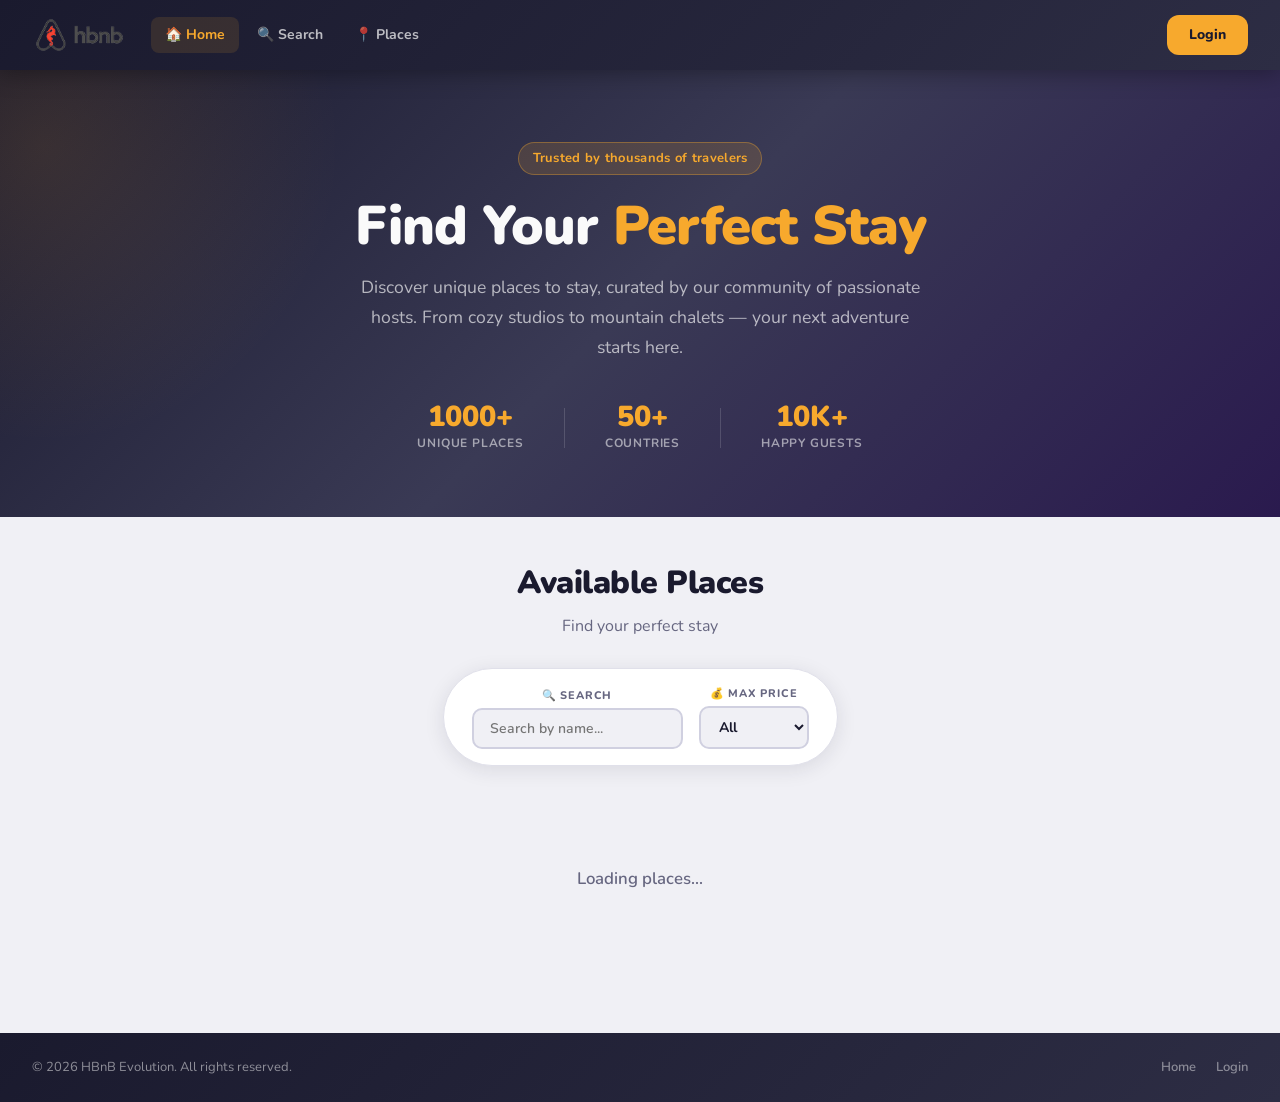
<file: part4/index.html>
<!DOCTYPE html>
<html lang="en">
<head>
    <meta charset="UTF-8">
    <meta name="viewport" content="width=device-width, initial-scale=1.0">
    <title>HBnB - Find Your Perfect Stay</title>
    <meta name="description" content="Discover and book unique places to stay, curated by our community of passionate hosts. Find your perfect stay with HBnB.">
    <link rel="icon" type="image/png" href="images/icon.png">
    <!-- Google font Nunito -->
    <link rel="preconnect" href="https://fonts.googleapis.com">
    <link href="https://fonts.googleapis.com/css2?family=Nunito:wght@400;600;700;800;900&display=swap" rel="stylesheet">
    <link rel="stylesheet" href="styles.css">
</head>
<body>

    <!-- ==================================================
        HEADER - logo + navbar + login/logout button
        Classes obligatoires : .logo  .login-button
    =================================================== -->
    <header>
        <div class="header-inner">
            <a href="index.html" class="header-logo-link">
                <img src="images/logo.png" alt="HBnB Logo" class="logo">
            </a>

            <!-- NAV BAR - liens principaux -->
            <nav class="main-nav" aria-label="Main navigation">
                <a href="index.html" class="nav-link active" aria-current="page">&#127968; Home</a>
                <a href="index.html#search-section" class="nav-link">&#128269; Search</a>
                <a href="index.html#places-list" class="nav-link">&#128205; Places</a>
                <!-- Affiché uniquement quand connecté — géré par scripts.js -->
                <a href="add_place.html" class="nav-link nav-add-place" id="add-place-link" style="display:none">&#43; Add Place</a>
            </nav>

            <!-- Bouton Login / Logout - id="login-link" requis par JS -->
            <nav class="header-auth" aria-label="Authentication">
                <a href="login.html" class="login-button" id="login-link">Login</a>
            </nav>
        </div>
    </header>

    <!-- =====================================================
        HERO - section commerciale avec titre et description
    ====================================================== -->
    <section class="hero" aria-label="Welcome banner">
        <div class="hero-content">
            <span class="hero-badge">Trusted by thousands of travelers</span>
            <h1 class="hero-title">Find Your <span class="hero-accent">Perfect Stay</span></h1>
            <p class="hero-desc">
                Discover unique places to stay, curated by our community of passionate hosts.
                From cozy studios to mountain chalets — your next adventure starts here.
            </p>
            <div class="hero-stats" aria-label="Platform statistics">
                <div class="hero-stat">
                    <strong>1000+</strong>
                    <span>Unique Places</span>
                </div>
                <div class="hero-stat-divider" aria-hidden="true"></div>
                <div class="hero-stat">
                    <strong>50+</strong>
                    <span>Countries</span>
                </div>
                <div class="hero-stat-divider" aria-hidden="true"></div>
                <div class="hero-stat">
                    <strong>10K+</strong>
                    <span>Happy Guests</span>
                </div>
            </div>
        </div>
    </section>

    <!-- ======================================================
        MAIN CONTENT
    ======================================================= -->
    <main>

        <!-- SECTION RECHERCHE & FILTRES -->
        <section id="search-section" class="search-section" aria-label="Search and filters">
            <h2 class="search-title">Available Places</h2>
            <p class="section-subtitle">Find your perfect stay</p>

            <div class="filters-bar">
                <!-- Filtre texte (search par nom) -->
                <div class="filter-group">
                    <label for="search-input" class="filter-label">&#128269; Search</label>
                    <input
                        type="text"
                        id="search-input"
                        class="filter-input"
                        placeholder="Search by name..."
                        aria-label="Search places by name"
                    >
                </div>

                <!-- Filtre prix - options ajoutées par scripts.js -->
                <div class="filter-group" id="filter">
                    <label for="price-filter" class="filter-label">&#128176; Max Price</label>
                    <select id="price-filter" aria-label="Filter by maximum price">
                        <!-- Rempli dynamiquement par JS (All, $10, $50, $100) -->
                    </select>
                </div>
            </div>
        </section>

        <!-- LISTE DES PLACES - div.place-card créées par scripts.js -->
        <section id="places-list" aria-live="polite" aria-label="List of available places">
            <!-- Rempli dynamiquement par JS -->
        </section>

    </main>

    <!-- FOOTER -->
    <footer>
        <div class="footer-inner">
            <p>&copy; 2026 HBnB Evolution. All rights reserved.</p>
            <nav class="footer-nav" aria-label="Footer navigation">
                <a href="index.html">Home</a>
                <a href="login.html">Login</a>
            </nav>
        </div>
    </footer>

    <!-- Toast notification (créé par JS) -->
    <div class="toast" id="toast" role="status" aria-live="polite"></div>

    <!-- Script chargé en dernier pour que le DOM soit prêt -->
    <script src="scripts.js"></script>
</body>
</html>
</file>
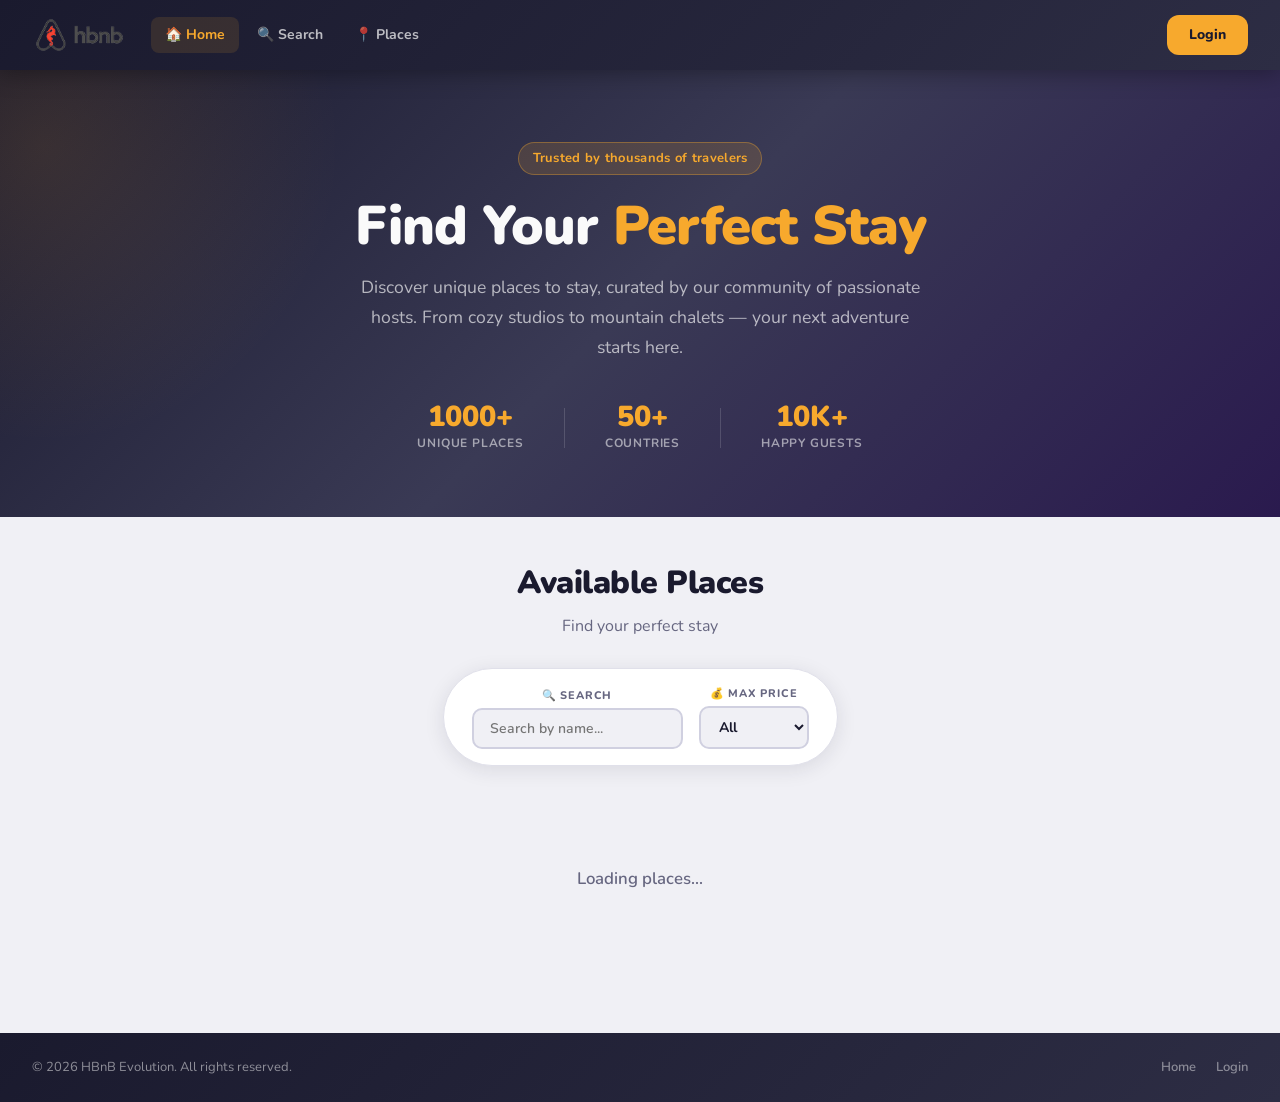
<file: part4/add_review.html>
<!DOCTYPE html>
<html lang="en">
<head>
    <meta charset="UTF-8">
    <meta name="viewport" content="width=device-width, initial-scale=1.0">
    <title>HBnB — Add a Review</title>
    <meta name="description" content="Share your experience by adding a review for a place on HBnB.">
    <link rel="icon" type="image/png" href="images/icon.png">
    <link rel="preconnect" href="https://fonts.googleapis.com">
    <link href="https://fonts.googleapis.com/css2?family=Nunito:wght@400;600;700;800;900&display=swap" rel="stylesheet">
    <link rel="stylesheet" href="styles.css">
</head>
<body>

    <!-- ==================================================
        HEADER
        Classes obligatoires: .logo .login-button
    =================================================== -->
    <header>
        <div>
            < class="header-inner">
                <a href="index.html" class="header-logo-link">
                <img src="images/logo.png" alt="HBnB Logo" class="logo">
                </a>

                <nav class="main-nav" aria-label="Main Navigation">
                    <a href="index.html">Home</a>
                    <a href="index.html#search-section" class="nav-link">Search</a>
                    <a href="index.html#places-list" class="nav-link">Places</a>
                </nav>

                <nav class="header-auth" aria-label="Authentication">
                    <a href="login.html" class="login-button" id="login-link">Login</a>
                </nav>

                <nav>
                    <a href="login.html" class="login-button" id="login-link">Login</a>
                </nav>
        </div>
    </header>

    <!-- ==================================================
        MAIN CONTENT - Formulaire de review standalone
    =================================================== -->
    <main>
        <div class="review-page-wrapper">
            <!--
                FORMULAIRE DE REVIEW STANDALONE
                id="review-form" → intercepté par scripts.js (Task 4)

                Le h1 est rempli dynamiquement par JS :
                "Reviewing: <nom de la place>"
                Le h2 reste fixe.
            -->
            <form id="review-form">
                <!-- Rempli par JS : "Reviewing: Beautiful Beach House" -->
                <h1 id="place-title">Reviewing a Place</h1>
                <h2>Add a Review</h2>

                <label for="review">Your Review</label>
                <textarea
                    id="review"
                    name="review"
                    rows="5"
                    required
                    placeholder="Share your experience..."
                    aria-required="true"
                ></textarea>

                <label for="rating">Rating</label>
                <select id="rating" name="rating" required aria-required="true">
                    <option value="" disabled selected>Choose a rating</option>
                    <option value="5">⭐⭐⭐⭐⭐  — Excellent (5/5)</option>
                    <option value="4">⭐⭐⭐⭐   — Great (4/5)</option>
                    <option value="3">⭐⭐⭐    — Good (3/5)</option>
                    <option value="2">⭐⭐     — Fair (2/5)</option>
                    <option value="1">⭐       — Poor (1/5)</option>
                </select>

                <button type="submit">Submit Review</button>
            </form>
        </div>
    </main>

    <!-- ==================================================
        FOOTER
    =================================================== -->
    <footer>
        <div class="footer-inner">
            <p>© 2026 HBnB Evolution. All rights reserved.</p>
            <nav class="footer-nav" aria-label="Footer Navigation">
                <a href="index.html">Home</a>
                <a href="login.html">Login</a>
            </nav>
        </div>
    </footer>

    <div class="toast" id="toast" role="status" aria-live="polite"></div>
    <script src="scripts.js"></script>
</body>
</html>
</file>
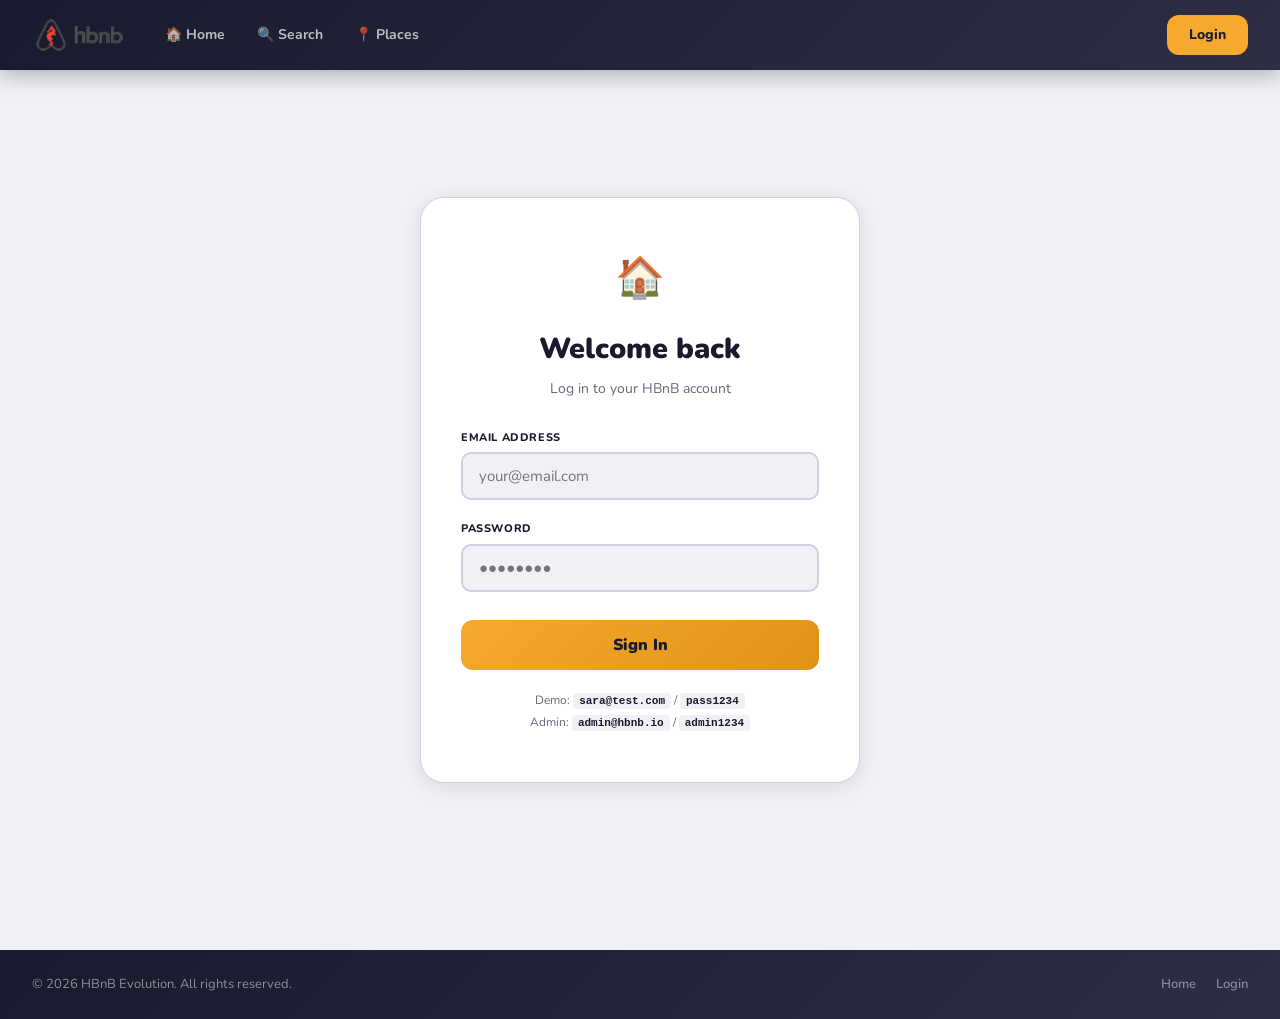
<file: part4/login.html>
<!DOCTYPE html>
<html lang="en">
<head>
    <meta charset="UTF-8">
    <meta name="viewport" content="width=device-width, initial-scale=1.0">
    <title>HBnB - Login</title>
    <meta name="description" content="Log in to your HBnB account to discover and review amazing places.">
    <link rel="icon" type="image/png" href="images/icon.png">
    <link rel="preconnect" href="https://fonts.googleapis.com">
    <link href="https://fonts.googleapis.com/css2?family=Nunito:wght@400;600;700;800;900&display=swap" rel="stylesheet">
    <link rel="stylesheet" href="styles.css">
</head>
<body>

    <!-- ==================================================
        HEADER
        Classes obligatoires : .logo  .login-button
    =================================================== -->
    <header>
        <div class="header-inner">
            <a href="index.html" class="header-logo-link">
                <img src="images/logo.png" alt="HBnB Logo" class="logo">
            </a>

            <nav class="main-nav" aria-label="Main navigation">
                <a href="index.html" class="nav-link">&#127968; Home</a>
                <a href="index.html#search-section" class="nav-link">&#128269; Search</a>
                <a href="index.html#places-list" class="nav-link">&#128205; Places</a>
                <a href="add_place.html" class="nav-link nav-add-place" id="add-place-link" style="display:none">&#43; Add Place</a>
            </nav>

            <!-- Sur la page login, ce lien sera remplacé par JS si déjà connecté -->
            <nav class="header-auth" aria-label="Authentication">
                <a href="login.html" class="login-button" id="login-link">Login</a>
            </nav>
        </div>
    </header>

    <!-- ==================================================
        MAIN - Formulaire de connexion
    =================================================== -->
    <main>
        <div class="login-wrapper">
            <!--
                FORMULAIRE DE LOGIN
                id="login-form" -> intercepté par scripts.js (Task 1)
            -->
            <form id="login-form" novalidate>
                <div class="login-logo-wrapper" aria-hidden="true">
                    <span class="login-icon">&#127968;</span>
                </div>

                <h2>Welcome back</h2>
                <p class="form-subtitle">Log in to your HBnB account</p>

                <!-- Message d'erreur - caché par défaut, affiché par JS si login échoue -->
                <div class="error-message" id="login-error" role="alert" aria-live="assertive">
                    Invalid email or password. Please try again.
                </div>

                <div class="form-group">
                    <label for="email">Email address</label>
                    <input
                        type="email"
                        id="email"
                        name="email"
                        required
                        placeholder="your@email.com"
                        autocomplete="email"
                        aria-required="true"
                    >
                </div>

                <div class="form-group">
                    <label for="password">Password</label>
                    <input
                        type="password"
                        id="password"
                        name="password"
                        required
                        placeholder="&#9679;&#9679;&#9679;&#9679;&#9679;&#9679;&#9679;&#9679;"
                        autocomplete="current-password"
                        aria-required="true"
                    >
                </div>

                <button type="submit" class="btn-primary">Sign In</button>

                <p class="login-demo-hint">
                    Demo: <code>sara@test.com</code> / <code>pass1234</code><br>
                    Admin: <code>admin@hbnb.io</code> / <code>admin1234</code>
                </p>
            </form>
        </div>
    </main>

    <!-- FOOTER -->
    <footer>
        <div class="footer-inner">
            <p>&copy; 2026 HBnB Evolution. All rights reserved.</p>
            <nav class="footer-nav" aria-label="Footer navigation">
                <a href="index.html">Home</a>
                <a href="login.html">Login</a>
            </nav>
        </div>
    </footer>

    <div class="toast" id="toast" role="status" aria-live="polite"></div>
    <script src="scripts.js"></script>
</body>
</html>
</file>
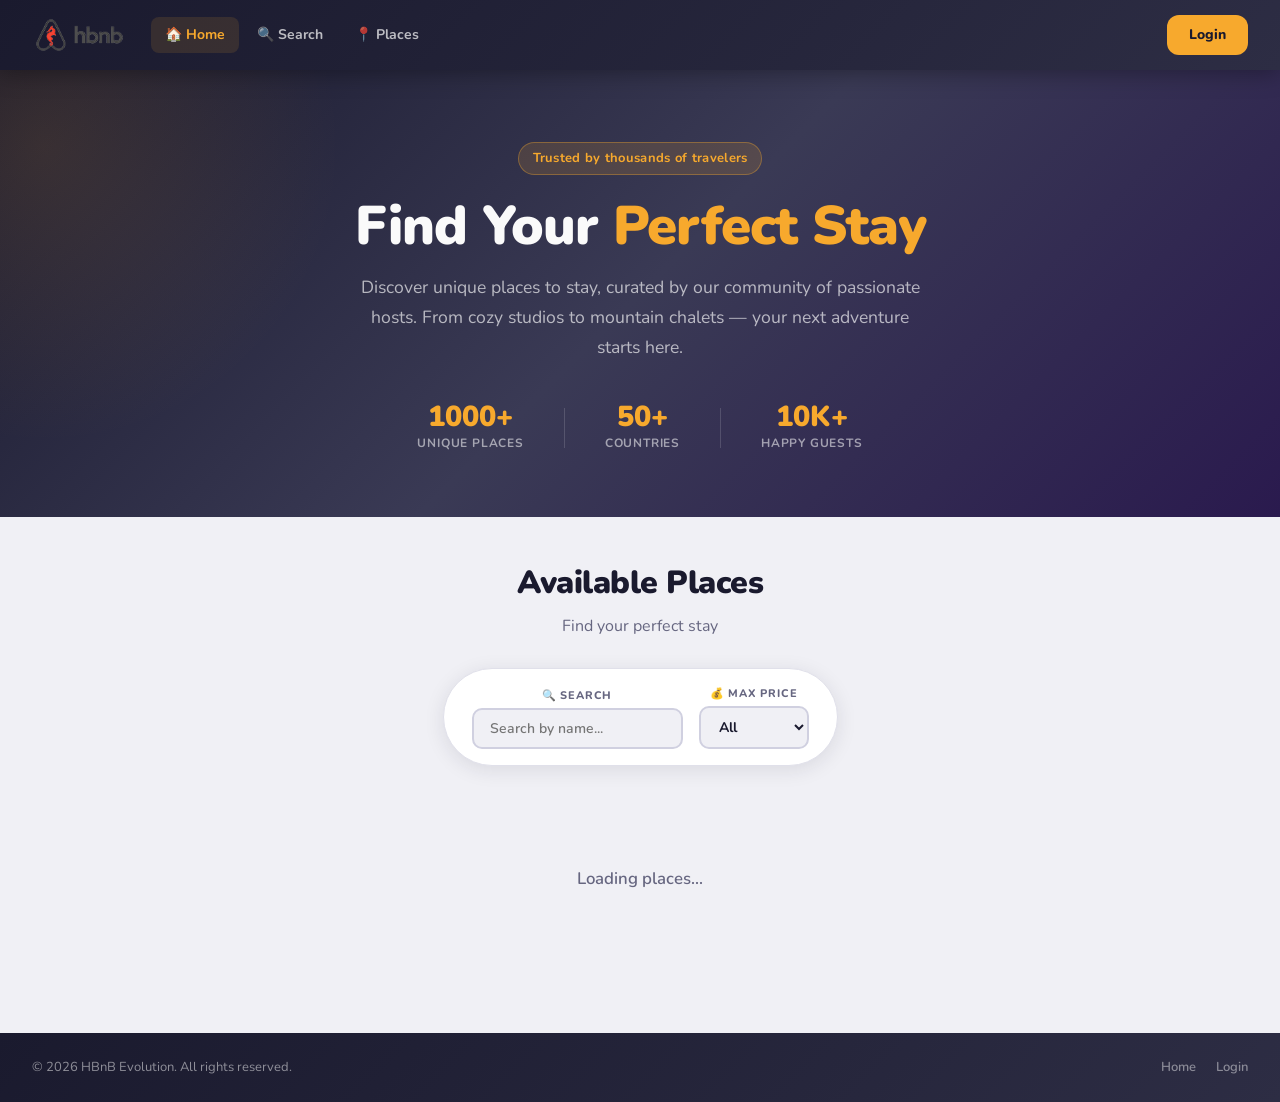
<file: part4/place.html>
<!DOCTYPE html>
<html lang="en">
<head>
    <meta charset="UTF-8">
    <meta name="viewport" content="width=device-width, initial-scale=1.0">
    <title>HBnB - Place Details</title>
    <meta name="description" content="View place details, reviews and add your own review on HBnB.">
    <link rel="icon" type="image/png" href="images/icon.png">
    <link rel="preconnect" href="https://fonts.googleapis.com">
    <link href="https://fonts.googleapis.com/css2?family=Nunito:wght@400;600;700;800;900&display=swap" rel="stylesheet">
    <link rel="stylesheet" href="styles.css">
</head>
<body>

    <!-- ==================================================
        HEADER
        Classes obligatoires : .logo  .login-button
    =================================================== -->
    <header>
        <div class="header-inner">
            <a href="index.html" class="header-logo-link">
                <img src="images/logo.png" alt="HBnB Logo" class="logo">
            </a>

            <nav class="main-nav" aria-label="Main navigation">
                <a href="index.html" class="nav-link">&#127968; Home</a>
                <a href="index.html#search-section" class="nav-link">&#128269; Search</a>
                <a href="index.html#places-list" class="nav-link">&#128205; Places</a>
                <a href="add_place.html" class="nav-link nav-add-place" id="add-place-link" style="display:none">&#43; Add Place</a>
            </nav>

            <nav class="header-auth" aria-label="Authentication">
                <a href="login.html" class="login-button" id="login-link">Login</a>
            </nav>
        </div>
    </header>

    <!-- ==================================================
        MAIN
    =================================================== -->
    <main>

        <!-- BREADCRUMB - navigation retour -->
        <nav class="breadcrumb" aria-label="Breadcrumb">
            <a href="index.html">&#8592; Back to places</a>
        </nav>

        <!--
            SECTION DETAILS DE LA PLACE
            Classe obligatoire : place-details
            Remplie dynamiquement par scripts.js.
            Le JS injecte : photo + h1 + div.place-info
        -->
        <section id="place-details" class="place-details" aria-label="Place details">
            <!-- Injecté par scripts.js -->
        </section>

        <!--
            SECTION REVIEWS
            Remplie dynamiquement par scripts.js.
            Le JS injecte des div.review-card à l'intérieur.
        -->
        <section id="reviews" aria-label="Guest reviews">
            <!-- Injecté par scripts.js -->
        </section>

        <!--
            SECTION ADD REVIEW - Classe obligatoire : add-review
            Affichée ou cachée selon l'authentification (gérée par JS).
            Contient un formulaire avec la classe obligatoire : form
        -->
        <section id="add-review" aria-label="Add a review">
            <h2>Add a Review</h2>

            <!--
                Classe obligatoire : form
                id="review-form" -> intercepté par scripts.js (Task 3)
            -->
            <form id="review-form" class="form" novalidate>
                <label for="review-text">Your Review</label>
                <textarea
                    id="review-text"
                    name="review-text"
                    rows="4"
                    required
                    placeholder="Share your experience with this place..."
                    aria-required="true"
                ></textarea>

                <label for="rating">Rating</label>
                <select id="rating" name="rating" required aria-required="true">
                    <option value="" disabled selected>Choose a rating</option>
                    <option value="5">&#11088;&#11088;&#11088;&#11088;&#11088; - Excellent (5/5)</option>
                    <option value="4">&#11088;&#11088;&#11088;&#11088; - Great (4/5)</option>
                    <option value="3">&#11088;&#11088;&#11088; - Good (3/5)</option>
                    <option value="2">&#11088;&#11088; - Fair (2/5)</option>
                    <option value="1">&#11088; - Poor (1/5)</option>
                </select>

                <button type="submit">Submit Review</button>
            </form>
        </section>

    </main>

    <!-- FOOTER -->
    <footer>
        <div class="footer-inner">
            <p>&copy; 2026 HBnB Evolution. All rights reserved.</p>
            <nav class="footer-nav" aria-label="Footer navigation">
                <a href="index.html">Home</a>
                <a href="login.html">Login</a>
            </nav>
        </div>
    </footer>

    <div class="toast" id="toast" role="status" aria-live="polite"></div>
    <script src="scripts.js"></script>
</body>
</html>
</file>
<file: part4/styles.css>
/*
  styles.css — HBnB Part 4 — Version finale
  ==========================================
  Palette : orange #F7A92D, dark #1a1a2e, grays
  Police  : Nunito (Google Fonts)

  CLASSES OBLIGATOIRES (exigées par le correcteur) :
  .logo  .login-button  .place-card  .details-button
  .place-details  .place-info  .review-card  .add-review  .form

  NOUVELLES CLASSES (add_place.html) :
  .add-place-wrapper  .form-section  .form-row  .amenities-checkboxes
  .amenity-checkbox-label  .nav-add-place  .btn-cancel  .search-title
*/

/* ================================================================
   CSS VARIABLES
   ================================================================ */
:root {
    --orange:        #F7A92D;
    --orange-dark:   #e09318;
    --orange-light:  #FFF3DC;
    --orange-glow:   rgba(247, 169, 45, 0.25);
    --dark:          #1a1a2e;
    --dark-mid:      #2d2d44;
    --dark-soft:     #3a3a55;
    --white:         #FAFAFA;
    --gray-light:    #f0f0f5;
    --gray-mid:      #d0d0e0;
    --gray-text:     #666680;
    --gray-border:   #e0e0ea;
    --green:         #22C55E;
    --red:           #EF4444;
    --card-shadow:   0 4px 20px rgba(26, 26, 46, 0.10);
    --card-hover:    0 10px 40px rgba(247, 169, 45, 0.22);
    --header-shadow: 0 2px 24px rgba(0, 0, 0, 0.35);
    --radius:        16px;
    --radius-sm:     10px;
    --radius-btn:    12px;
    --transition:    0.25s cubic-bezier(0.4, 0, 0.2, 1);
}

/* ================================================================
   RESET & BASE
   ================================================================ */
*, *::before, *::after {
    box-sizing: border-box;
    margin: 0;
    padding: 0;
}

html { scroll-behavior: smooth; }

body {
    font-family: 'Nunito', 'Segoe UI', sans-serif;
    background-color: var(--gray-light);
    color: var(--dark);
    min-height: 100vh;
    display: flex;
    flex-direction: column;
    font-size: 16px;
    line-height: 1.6;
}

/* ================================================================
   HEADER
   ================================================================ */
header {
    background: linear-gradient(135deg, var(--dark) 0%, var(--dark-mid) 100%);
    box-shadow: var(--header-shadow);
    position: sticky;
    top: 0;
    z-index: 200;
}

.header-inner {
    max-width: 1280px;
    margin: 0 auto;
    padding: 0 32px;
    height: 70px;
    display: flex;
    align-items: center;
    gap: 24px;
}

.header-logo-link {
    display: inline-flex;
    align-items: center;
    flex-shrink: 0;
    text-decoration: none;
}

/* ─── CLASSE OBLIGATOIRE : .logo ─── */
.logo {
    height: 40px;
    width: auto;
    transition: transform var(--transition), opacity var(--transition);
}
.logo:hover { transform: scale(1.06); opacity: 0.9; }

/* ── NAVBAR ────────────────────────────────────────────────── */
.main-nav {
    display: flex;
    align-items: center;
    gap: 4px;
    flex: 1;
}

.nav-link {
    color: rgba(255, 255, 255, 0.70);
    text-decoration: none;
    font-weight: 700;
    font-size: 14px;
    padding: 7px 14px;
    border-radius: 8px;
    transition: color var(--transition), background var(--transition);
    white-space: nowrap;
    display: inline-flex;
    align-items: center;
    gap: 5px;
}
.nav-link:hover,
.nav-link.active {
    color: var(--white);
    background: rgba(255, 255, 255, 0.10);
}
.nav-link[aria-current="page"] {
    color: var(--orange);
    background: rgba(247, 169, 45, 0.12);
}

/* Lien "Add Place" — style légèrement mis en valeur */
.nav-add-place {
    color: var(--orange);
    border: 1px solid rgba(247, 169, 45, 0.35);
    background: rgba(247, 169, 45, 0.08);
}
.nav-add-place:hover {
    color: var(--dark);
    background: var(--orange);
    border-color: var(--orange);
}

/* ── AUTH (Login / Logout) ────────────────────────────────── */
.header-auth {
    display: flex;
    align-items: center;
    flex-shrink: 0;
}

/* ─── CLASSE OBLIGATOIRE : .login-button ─── */
.login-button {
    background-color: var(--orange);
    color: var(--dark);
    font-family: 'Nunito', sans-serif;
    font-weight: 800;
    font-size: 14px;
    text-decoration: none;
    padding: 9px 22px;
    border-radius: var(--radius-btn);
    border: none;
    cursor: pointer;
    transition: background-color var(--transition), transform var(--transition), box-shadow var(--transition);
    display: inline-flex;
    align-items: center;
    gap: 6px;
}
.login-button:hover {
    background-color: var(--orange-dark);
    transform: translateY(-1px);
    box-shadow: 0 4px 16px var(--orange-glow);
}

.logout-button {
    background: transparent;
    color: var(--orange);
    font-family: 'Nunito', sans-serif;
    font-weight: 800;
    font-size: 14px;
    text-decoration: none;
    padding: 8px 20px;
    border-radius: var(--radius-btn);
    border: 2px solid var(--orange);
    cursor: pointer;
    transition: all var(--transition);
    display: inline-flex;
    align-items: center;
    gap: 6px;
}
.logout-button:hover {
    background: var(--orange);
    color: var(--dark);
    box-shadow: 0 4px 16px var(--orange-glow);
}

/* ================================================================
   HERO
   ================================================================ */
.hero {
    background: linear-gradient(135deg, var(--dark) 0%, var(--dark-soft) 50%, #2a1a4e 100%);
    padding: 72px 32px 64px;
    text-align: center;
    position: relative;
    overflow: hidden;
}
.hero::before {
    content: '';
    position: absolute;
    top: -50%;
    left: -20%;
    width: 600px;
    height: 600px;
    background: radial-gradient(circle, rgba(247, 169, 45, 0.12) 0%, transparent 70%);
    pointer-events: none;
}
.hero-content {
    position: relative;
    max-width: 720px;
    margin: 0 auto;
}
.hero-badge {
    display: inline-block;
    background: rgba(247, 169, 45, 0.15);
    color: var(--orange);
    border: 1px solid rgba(247, 169, 45, 0.35);
    font-size: 13px;
    font-weight: 700;
    padding: 5px 14px;
    border-radius: 50px;
    margin-bottom: 20px;
    letter-spacing: 0.3px;
}
.hero-title {
    font-size: clamp(2rem, 5vw, 3.4rem);
    font-weight: 900;
    color: var(--white);
    line-height: 1.15;
    margin-bottom: 16px;
    letter-spacing: -1px;
}
.hero-accent { color: var(--orange); }
.hero-desc {
    font-size: 1.1rem;
    color: rgba(255, 255, 255, 0.65);
    margin-bottom: 40px;
    max-width: 560px;
    margin-left: auto;
    margin-right: auto;
    line-height: 1.7;
}
.hero-stats {
    display: flex;
    align-items: center;
    justify-content: center;
    flex-wrap: wrap;
    gap: 12px;
}
.hero-stat {
    display: flex;
    flex-direction: column;
    align-items: center;
    gap: 2px;
    padding: 0 28px;
}
.hero-stat strong { font-size: 1.8rem; font-weight: 900; color: var(--orange); line-height: 1; }
.hero-stat span {
    font-size: 12px;
    font-weight: 700;
    color: rgba(255, 255, 255, 0.55);
    text-transform: uppercase;
    letter-spacing: 0.8px;
}
.hero-stat-divider { width: 1px; height: 40px; background: rgba(255, 255, 255, 0.15); flex-shrink: 0; }

/* ================================================================
   MAIN
   ================================================================ */
main {
    flex: 1;
    max-width: 1280px;
    margin: 0 auto;
    width: 100%;
    padding: 40px 32px 80px;
}

/* ================================================================
   SECTION SEARCH & FILTERS
   ================================================================ */
.search-section { text-align: center; margin-bottom: 40px; }

.search-title,
.section-title {
    font-size: 2rem;
    font-weight: 900;
    color: var(--dark);
    margin-bottom: 6px;
    letter-spacing: -0.5px;
}
.section-subtitle { color: var(--gray-text); font-size: 1rem; margin-bottom: 28px; }

.filters-bar {
    display: flex;
    align-items: flex-end;
    justify-content: center;
    gap: 16px;
    flex-wrap: wrap;
    background: white;
    padding: 16px 28px;
    border-radius: 50px;
    box-shadow: var(--card-shadow);
    width: fit-content;
    margin: 0 auto;
    border: 1px solid var(--gray-border);
}
.filter-group { display: flex; flex-direction: column; gap: 4px; }
.filter-label {
    font-size: 11px;
    font-weight: 800;
    text-transform: uppercase;
    letter-spacing: 0.8px;
    color: var(--gray-text);
}
#search-input {
    padding: 9px 16px;
    border-radius: 10px;
    border: 2px solid var(--gray-mid);
    font-family: 'Nunito', sans-serif;
    font-size: 14px;
    font-weight: 600;
    color: var(--dark);
    background: var(--gray-light);
    outline: none;
    transition: border-color var(--transition), background var(--transition);
    min-width: 200px;
}
#search-input:focus { border-color: var(--orange); background: white; }

#price-filter {
    padding: 9px 14px;
    border-radius: 10px;
    border: 2px solid var(--gray-mid);
    font-family: 'Nunito', sans-serif;
    font-size: 14px;
    font-weight: 700;
    color: var(--dark);
    background: var(--gray-light);
    cursor: pointer;
    outline: none;
    transition: border-color var(--transition);
    min-width: 110px;
}
#price-filter:focus { border-color: var(--orange); background: white; }

/* ================================================================
   GRILLE DES PLACES
   ================================================================ */
#places-list {
    display: grid;
    grid-template-columns: repeat(auto-fill, minmax(300px, 1fr));
    gap: 24px;
}

/* ─── CLASSE OBLIGATOIRE : .place-card ───
   Paramètres fixes imposés : margin:20px padding:10px border:1px solid #ddd border-radius:10px */
.place-card {
    background: white;
    margin: 20px;
    padding: 10px;
    border: 1px solid #ddd;
    border-radius: 10px;
    box-shadow: var(--card-shadow);
    transition: transform var(--transition), box-shadow var(--transition), border-color var(--transition);
    display: flex;
    flex-direction: column;
    overflow: hidden;
    cursor: pointer;
    /* Reset margin pour la grille CSS */
    margin: 0;
}
.place-card:hover {
    transform: translateY(-6px);
    box-shadow: var(--card-hover);
    border-color: var(--orange);
}
.place-card-photo {
    width: calc(100% + 4px);
    height: 200px;
    object-fit: cover;
    border-radius: 8px;
    margin: -2px -2px 0 -2px;
    display: block;
    background-color: var(--gray-mid);
}
.place-card-body {
    padding: 14px 8px 4px;
    display: flex;
    flex-direction: column;
    flex: 1;
}
.place-card h2 {
    font-size: 1.05rem;
    font-weight: 800;
    color: var(--dark);
    margin-bottom: 6px;
    line-height: 1.3;
}
.place-card .price-tag {
    display: inline-block;
    background: var(--orange-light);
    color: var(--orange-dark);
    font-weight: 800;
    font-size: 0.88rem;
    padding: 4px 10px;
    border-radius: 6px;
    margin-bottom: 14px;
}

/* ─── CLASSE OBLIGATOIRE : .details-button ─── */
.details-button {
    background: linear-gradient(135deg, var(--orange) 0%, var(--orange-dark) 100%);
    color: var(--dark);
    font-family: 'Nunito', sans-serif;
    font-weight: 800;
    font-size: 14px;
    text-decoration: none;
    padding: 10px 0;
    border-radius: 8px;
    border: none;
    cursor: pointer;
    text-align: center;
    display: block;
    margin-top: auto;
    transition: opacity var(--transition), transform var(--transition), box-shadow var(--transition);
}
.details-button:hover {
    opacity: 0.9;
    transform: translateY(-1px);
    box-shadow: 0 4px 16px var(--orange-glow);
}

.no-places-msg,
.loading-msg {
    grid-column: 1 / -1;
    text-align: center;
    padding: 60px 20px;
    color: var(--gray-text);
    font-size: 1.05rem;
    font-weight: 600;
}

/* ================================================================
   PAGE LOGIN
   ================================================================ */
.login-wrapper {
    min-height: calc(100vh - 140px);
    display: flex;
    align-items: center;
    justify-content: center;
    padding: 40px 20px;
}
#login-form {
    background: white;
    padding: 48px 40px;
    border-radius: 24px;
    box-shadow: var(--card-shadow);
    width: 100%;
    max-width: 440px;
    border: 1px solid var(--gray-mid);
}
.login-logo-wrapper { text-align: center; font-size: 2.5rem; margin-bottom: 16px; }
#login-form h2 {
    text-align: center;
    font-size: 1.8rem;
    font-weight: 900;
    color: var(--dark);
    margin-bottom: 6px;
}
.form-subtitle { text-align: center; color: var(--gray-text); font-size: 14px; margin-bottom: 28px; }

.form-group { margin-bottom: 20px; }
.form-group label {
    display: block;
    font-weight: 800;
    font-size: 11px;
    color: var(--dark);
    margin-bottom: 6px;
    text-transform: uppercase;
    letter-spacing: 0.6px;
}
.form-group input,
.form-group textarea,
.form-group select {
    width: 100%;
    padding: 12px 16px;
    border: 2px solid var(--gray-mid);
    border-radius: 10px;
    font-family: 'Nunito', sans-serif;
    font-size: 15px;
    color: var(--dark);
    background: var(--gray-light);
    outline: none;
    transition: border-color var(--transition), background var(--transition);
}
.form-group input:focus,
.form-group textarea:focus,
.form-group select:focus { border-color: var(--orange); background: white; }

.btn-primary {
    width: 100%;
    padding: 14px;
    background: linear-gradient(135deg, var(--orange) 0%, var(--orange-dark) 100%);
    color: var(--dark);
    font-family: 'Nunito', sans-serif;
    font-weight: 900;
    font-size: 16px;
    border: none;
    border-radius: var(--radius-btn);
    cursor: pointer;
    transition: all var(--transition);
    margin-top: 8px;
}
.btn-primary:hover { transform: translateY(-2px); box-shadow: 0 8px 24px var(--orange-glow); }
.btn-primary:disabled { opacity: 0.65; cursor: not-allowed; transform: none; box-shadow: none; }

.error-message {
    background: #FEE2E2;
    color: #DC2626;
    border: 1px solid #FCA5A5;
    border-radius: 10px;
    padding: 10px 14px;
    font-size: 14px;
    font-weight: 700;
    margin-bottom: 20px;
    display: none;
}
.login-demo-hint {
    text-align: center;
    font-size: 12px;
    color: var(--gray-text);
    margin-top: 20px;
    line-height: 1.8;
}
.login-demo-hint code {
    background: var(--gray-light);
    padding: 2px 6px;
    border-radius: 4px;
    font-size: 11px;
    color: var(--dark);
    font-weight: 700;
}

/* ================================================================
   BREADCRUMB
   ================================================================ */
.breadcrumb { margin-bottom: 24px; }
.breadcrumb a {
    color: var(--gray-text);
    text-decoration: none;
    font-weight: 700;
    font-size: 14px;
    transition: color var(--transition);
    display: inline-flex;
    align-items: center;
    gap: 6px;
}
.breadcrumb a:hover { color: var(--orange); }

/* ================================================================
   PAGE PLACE DETAILS
   ================================================================ */

/* ─── CLASSE OBLIGATOIRE : .place-details ─── */
.place-details { margin-bottom: 48px; }

.place-photo {
    width: 100%;
    max-height: 420px;
    object-fit: cover;
    border-radius: var(--radius);
    margin-bottom: 28px;
    box-shadow: var(--card-shadow);
}
#place-details h1 {
    font-size: 2.2rem;
    font-weight: 900;
    color: var(--dark);
    margin-bottom: 24px;
    letter-spacing: -0.5px;
}

/* ─── CLASSE OBLIGATOIRE : .place-info ───
   Paramètres fixes : border:1px solid #ddd border-radius:10px padding:10px */
.place-info {
    background: white;
    border: 1px solid #ddd;
    border-radius: 10px;
    padding: 10px;
    /* enrichissements */
    padding: 32px 36px;
    box-shadow: var(--card-shadow);
    display: grid;
    grid-template-columns: 1fr 1fr;
    gap: 24px;
}
.place-info-item { display: flex; flex-direction: column; gap: 4px; }
.place-info-label {
    font-size: 11px;
    font-weight: 800;
    text-transform: uppercase;
    letter-spacing: 1px;
    color: var(--gray-text);
}
.place-info-value { font-size: 1.05rem; font-weight: 700; color: var(--dark); }
.place-info-value.price { color: var(--orange-dark); font-size: 1.5rem; font-weight: 900; }

.amenities-list { display: flex; flex-wrap: wrap; gap: 10px; margin-top: 4px; }
.amenity-tag {
    background: var(--orange-light);
    color: var(--orange-dark);
    font-weight: 800;
    font-size: 13px;
    padding: 6px 14px;
    border-radius: 20px;
    border: 1px solid rgba(247, 169, 45, 0.25);
    display: inline-flex;
    align-items: center;
    gap: 6px;
}

/* ================================================================
   SECTION REVIEWS
   ================================================================ */
#reviews { margin-bottom: 48px; }
#reviews h2 { font-size: 1.6rem; font-weight: 900; color: var(--dark); margin-bottom: 24px; letter-spacing: -0.3px; }

/* ─── CLASSE OBLIGATOIRE : .review-card ───
   Paramètres fixes : margin:20px padding:10px border:1px solid #ddd border-radius:10px */
.review-card {
    background: white;
    margin: 20px;
    padding: 10px;
    border: 1px solid #ddd;
    border-radius: 10px;
    /* enrichissements */
    padding: 22px 26px;
    margin: 0 0 16px 0;
    box-shadow: var(--card-shadow);
    transition: box-shadow var(--transition);
}
.review-card:hover { box-shadow: var(--card-hover); }
.review-card .reviewer-name {
    font-weight: 900;
    font-size: 1rem;
    color: var(--dark);
    margin-bottom: 8px;
    display: flex;
    align-items: center;
    gap: 8px;
}
.reviewer-avatar {
    width: 32px;
    height: 32px;
    background: linear-gradient(135deg, var(--orange) 0%, var(--orange-dark) 100%);
    border-radius: 50%;
    display: inline-flex;
    align-items: center;
    justify-content: center;
    font-size: 14px;
    font-weight: 900;
    color: var(--dark);
    flex-shrink: 0;
}
.review-card .review-text { color: var(--gray-text); font-size: .95rem; margin-bottom: 12px; line-height: 1.65; }
.stars { color: var(--orange); font-size: 1.1rem; letter-spacing: 2px; }

/* ================================================================
   SECTION ADD REVIEW (inline dans place.html)
   ================================================================ */

/* ─── CLASSE OBLIGATOIRE : #add-review ─── */
#add-review {
    background: white;
    border: 1px solid #ddd;
    border-radius: 10px;
    padding: 10px;
    /* enrichissements */
    padding: 36px 40px;
    box-shadow: var(--card-shadow);
    margin-top: 48px;
}
#add-review h2 {
    font-size: 1.5rem;
    font-weight: 900;
    color: var(--dark);
    margin-bottom: 28px;
    padding-bottom: 16px;
    border-bottom: 2px solid var(--gray-light);
}

/* ─── CLASSE OBLIGATOIRE : .form ─── */
#add-review .form label,
#review-form label {
    display: block;
    font-weight: 800;
    font-size: 11px;
    text-transform: uppercase;
    letter-spacing: 0.7px;
    color: var(--dark);
    margin-bottom: 7px;
}
#add-review .form textarea,
#add-review .form select,
#review-form textarea,
#review-form select {
    width: 100%;
    padding: 12px 16px;
    border: 2px solid var(--gray-mid);
    border-radius: 10px;
    font-family: 'Nunito', sans-serif;
    font-size: 15px;
    color: var(--dark);
    background: var(--gray-light);
    margin-bottom: 20px;
    outline: none;
    resize: vertical;
    transition: border-color var(--transition), background var(--transition);
}
#add-review .form textarea:focus,
#review-form textarea:focus,
#review-form select:focus { border-color: var(--orange); background: white; }

#add-review .form button,
#review-form button[type="submit"] {
    background: linear-gradient(135deg, var(--orange) 0%, var(--orange-dark) 100%);
    color: var(--dark);
    font-family: 'Nunito', sans-serif;
    font-weight: 900;
    font-size: 15px;
    padding: 13px 36px;
    border: none;
    border-radius: var(--radius-btn);
    cursor: pointer;
    transition: all var(--transition);
}
#add-review .form button:hover,
#review-form button[type="submit"]:hover { transform: translateY(-2px); box-shadow: 0 8px 24px var(--orange-glow); }

/* ================================================================
   PAGE ADD_REVIEW STANDALONE
   ================================================================ */
.review-page-wrapper { max-width: 620px; margin: 0 auto; padding: 20px 0 60px; }
#review-form {
    background: white;
    padding: 44px 48px;
    border-radius: 24px;
    border: 1px solid var(--gray-mid);
    box-shadow: var(--card-shadow);
}
#review-form h1 { font-size: 1rem; font-weight: 700; color: var(--gray-text); text-align: center; margin-bottom: 4px; }
#review-form h2 { font-size: 1.9rem; font-weight: 900; color: var(--dark); text-align: center; margin-bottom: 36px; letter-spacing: -0.5px; }

/* ================================================================
   PAGE ADD_PLACE — Formulaire d'ajout de place
   ================================================================ */
.add-place-wrapper {
    max-width: 760px;
    margin: 0 auto;
    padding: 0 0 60px;
}

.add-place-header {
    text-align: center;
    margin-bottom: 36px;
}
.add-place-header h1 {
    font-size: 2rem;
    font-weight: 900;
    color: var(--dark);
    margin-bottom: 8px;
    letter-spacing: -0.5px;
}
.add-place-subtitle { color: var(--gray-text); font-size: 1rem; }

/* Fieldset (section du formulaire) */
.form-section {
    background: white;
    border: 1px solid var(--gray-border);
    border-radius: var(--radius);
    padding: 28px 32px;
    margin-bottom: 24px;
    box-shadow: var(--card-shadow);
}
.form-section legend {
    font-size: 13px;
    font-weight: 900;
    text-transform: uppercase;
    letter-spacing: 1px;
    color: var(--orange-dark);
    padding: 0 8px;
    margin-left: -8px;
}

/* Labels du formulaire add_place */
.form-section .form-group { margin-bottom: 20px; }
.form-section .form-group:last-child { margin-bottom: 0; }
.form-section label {
    display: block;
    font-weight: 800;
    font-size: 11px;
    text-transform: uppercase;
    letter-spacing: 0.6px;
    color: var(--dark);
    margin-bottom: 7px;
}
.form-section input[type="text"],
.form-section input[type="number"],
.form-section textarea {
    width: 100%;
    padding: 12px 16px;
    border: 2px solid var(--gray-mid);
    border-radius: 10px;
    font-family: 'Nunito', sans-serif;
    font-size: 15px;
    color: var(--dark);
    background: var(--gray-light);
    outline: none;
    transition: border-color var(--transition), background var(--transition);
}
.form-section input:focus,
.form-section textarea:focus { border-color: var(--orange); background: white; }
.form-section textarea { resize: vertical; min-height: 120px; }

/* Champ avec préfixe $ */
.input-with-prefix {
    display: flex;
    align-items: center;
    border: 2px solid var(--gray-mid);
    border-radius: 10px;
    background: var(--gray-light);
    overflow: hidden;
    transition: border-color var(--transition);
}
.input-with-prefix:focus-within { border-color: var(--orange); background: white; }
.input-prefix {
    padding: 12px 14px;
    font-weight: 900;
    font-size: 15px;
    color: var(--orange-dark);
    background: var(--orange-light);
    flex-shrink: 0;
}
.input-with-prefix input {
    width: 100%;
    padding: 12px 16px;
    border: none;
    background: transparent;
    font-family: 'Nunito', sans-serif;
    font-size: 15px;
    color: var(--dark);
    outline: none;
}

/* Disposition en deux colonnes pour latitude/longitude */
.form-row {
    display: grid;
    grid-template-columns: 1fr 1fr;
    gap: 16px;
}

/* Astérisque champ obligatoire */
.required-star { color: var(--red); margin-left: 2px; }

/* Indications contextuelles */
.field-hint {
    display: block;
    font-size: 11.5px;
    color: var(--gray-text);
    margin-top: 5px;
    font-weight: 600;
}
.location-tip { margin-top: 12px; font-size: 13px; }
.location-tip a { color: var(--orange-dark); text-decoration: underline; }
.location-tip a:hover { color: var(--orange); }

/* Checkboxes amenities */
.amenities-checkboxes {
    display: flex;
    flex-wrap: wrap;
    gap: 10px;
    margin-top: 10px;
}
.amenity-checkbox-label {
    display: inline-flex;
    align-items: center;
    gap: 8px;
    cursor: pointer;
    padding: 8px 14px;
    border-radius: 20px;
    border: 2px solid var(--gray-border);
    background: var(--gray-light);
    font-weight: 700;
    font-size: 13px;
    color: var(--dark);
    transition: all var(--transition);
    user-select: none;
}
.amenity-checkbox-label:hover { border-color: var(--orange); background: var(--orange-light); }
.amenity-checkbox-label input[type="checkbox"] { position: absolute; opacity: 0; width: 0; height: 0; }
.amenity-checkbox-label:has(input:checked) {
    border-color: var(--orange);
    background: var(--orange-light);
    color: var(--orange-dark);
}
.amenity-checkbox-text { display: inline-flex; align-items: center; gap: 5px; }
.loading-amenities { color: var(--gray-text); font-size: 13px; font-weight: 600; }

/* Boutons d'action du formulaire add_place */
.form-actions {
    display: flex;
    align-items: center;
    justify-content: flex-end;
    gap: 12px;
    margin-top: 8px;
}
.btn-cancel {
    padding: 13px 24px;
    border-radius: var(--radius-btn);
    border: 2px solid var(--gray-mid);
    background: transparent;
    color: var(--gray-text);
    font-family: 'Nunito', sans-serif;
    font-weight: 800;
    font-size: 15px;
    text-decoration: none;
    transition: all var(--transition);
    cursor: pointer;
    display: inline-flex;
    align-items: center;
}
.btn-cancel:hover { border-color: var(--dark); color: var(--dark); }
.btn-submit-place {
    width: auto;
    padding: 13px 32px;
    font-size: 15px;
    margin-top: 0;
    display: inline-flex;
    align-items: center;
    gap: 8px;
}

/* ================================================================
   TOAST NOTIFICATION
   ================================================================ */
.toast {
    position: fixed;
    bottom: 32px;
    right: 32px;
    background: var(--dark);
    color: white;
    padding: 14px 22px;
    border-radius: 14px;
    font-weight: 800;
    font-size: 14px;
    box-shadow: 0 8px 32px rgba(0, 0, 0, 0.3);
    z-index: 1000;
    transform: translateY(80px);
    opacity: 0;
    transition: all 0.4s cubic-bezier(0.4, 0, 0.2, 1);
    pointer-events: none;
    max-width: 340px;
}
.toast.toast-success { border-left: 4px solid var(--green); }
.toast.toast-error   { border-left: 4px solid var(--red); }
.toast.show          { transform: translateY(0); opacity: 1; }

/* ================================================================
   FOOTER
   ================================================================ */
footer {
    background: linear-gradient(135deg, var(--dark) 0%, var(--dark-mid) 100%);
    color: rgba(255, 255, 255, 0.5);
    padding: 24px 32px;
    margin-top: auto;
}
.footer-inner {
    max-width: 1280px;
    margin: 0 auto;
    display: flex;
    align-items: center;
    justify-content: space-between;
    gap: 16px;
    flex-wrap: wrap;
}
.footer-inner p { font-size: 13px; }
.footer-nav { display: flex; gap: 20px; }
.footer-nav a { color: rgba(255,255,255,.45); text-decoration: none; font-size: 13px; font-weight: 600; transition: color var(--transition); }
.footer-nav a:hover { color: var(--orange); }

/* ================================================================
   RESPONSIVE
   ================================================================ */
@media (max-width: 768px) {
    .header-inner { padding: 0 16px; gap: 12px; height: 60px; }
    .main-nav { display: none; }

    .hero { padding: 48px 20px 40px; }
    .hero-title { font-size: 1.9rem; }
    .hero-stats { gap: 8px; }
    .hero-stat { padding: 0 16px; }
    .hero-stat-divider { display: none; }

    main { padding: 28px 16px 60px; }

    .filters-bar { flex-direction: column; border-radius: 16px; padding: 16px 20px; width: 100%; }
    #search-input { min-width: 100%; }

    #places-list { grid-template-columns: 1fr; gap: 0; }
    .place-card { margin: 0 0 20px 0; }

    .place-info { grid-template-columns: 1fr; }

    .form-row { grid-template-columns: 1fr; }
    .form-section { padding: 20px; }
    .add-place-wrapper { padding: 0 0 40px; }
    .form-actions { flex-direction: column-reverse; align-items: stretch; }
    .btn-cancel { text-align: center; justify-content: center; }
    .btn-submit-place { width: 100%; justify-content: center; }

    #login-form { padding: 32px 24px; }
    #review-form { padding: 28px 24px; }
    #add-review { padding: 24px 20px; }

    .footer-inner { flex-direction: column; text-align: center; gap: 10px; }
    .toast { left: 16px; right: 16px; bottom: 16px; max-width: none; }
}

@media (max-width: 480px) {
    .hero-title { font-size: 1.6rem; }
    .section-title,
    .search-title { font-size: 1.5rem; }
    .add-place-header h1 { font-size: 1.6rem; }
}
</file>
